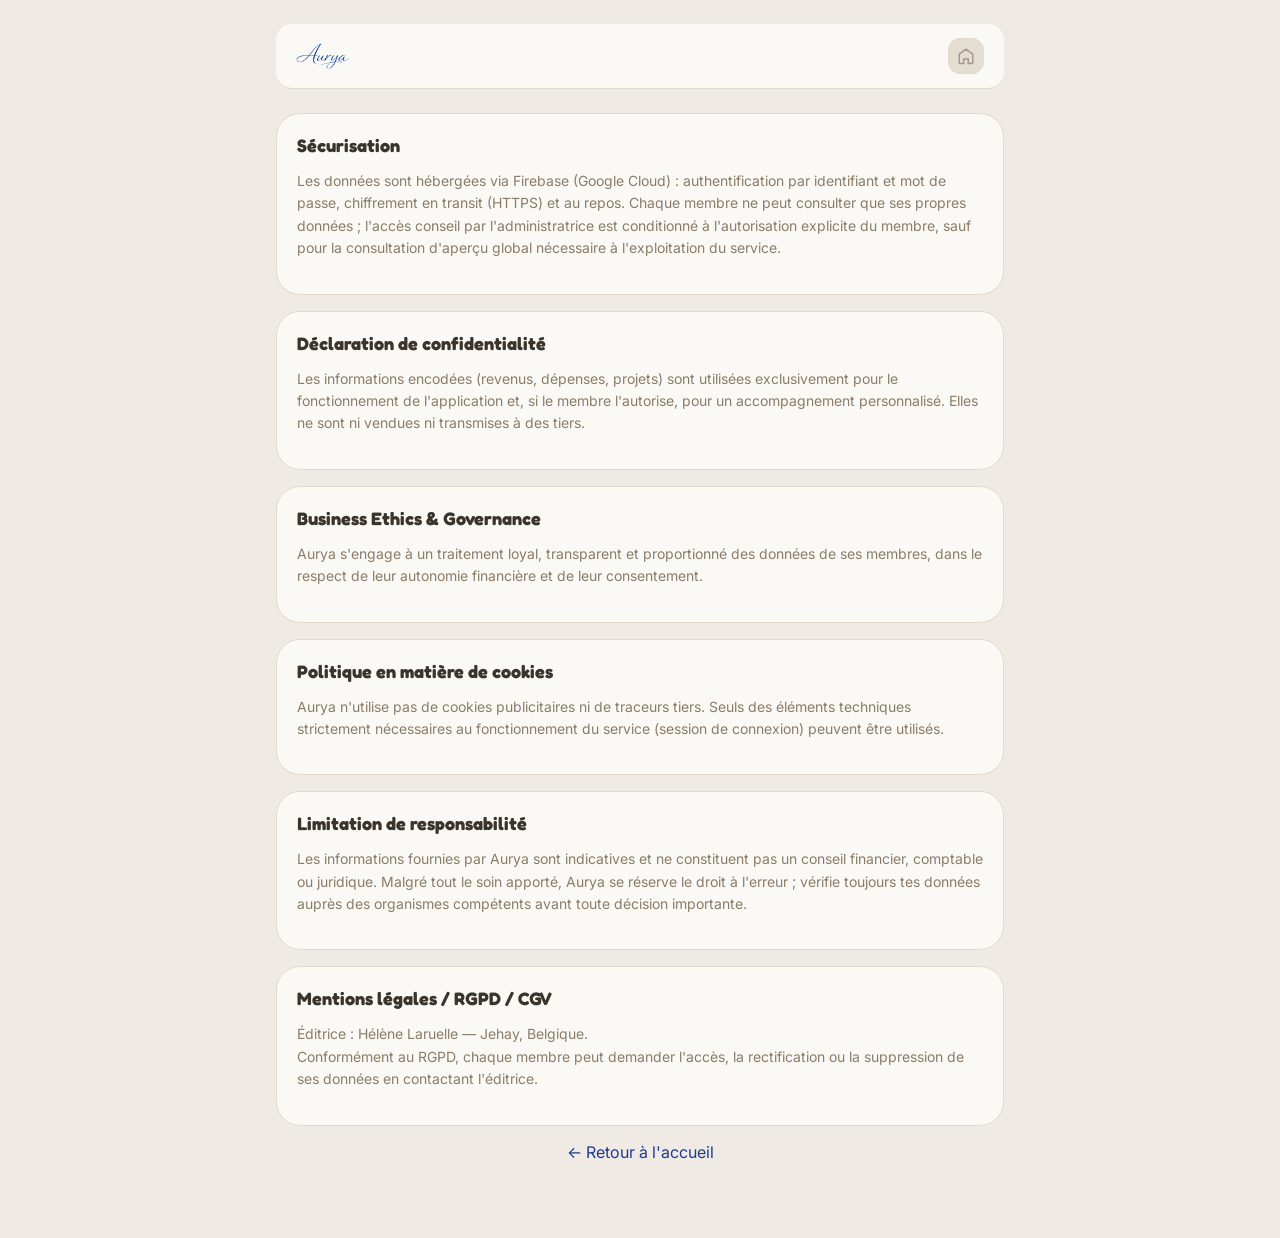
<file: mentions-legales.html>
<!DOCTYPE html>
<html lang="fr">
<head>
<meta charset="UTF-8" />
<meta name="viewport" content="width=device-width, initial-scale=1.0" />
<title>Aurya — Mentions légales</title>
<link rel="preconnect" href="https://fonts.googleapis.com">
<link rel="preconnect" href="https://fonts.gstatic.com" crossorigin>
<link rel="preconnect" href="https://www.gstatic.com" crossorigin>
<link href="https://fonts.googleapis.com/css2?family=Fredoka:wght@400;500;600;700&family=Inter:wght@400;500;600;700;800&display=swap" rel="stylesheet">
<link rel="stylesheet" href="assets/style.css" />
<script src="assets/aurya-shared.js"></script>
</head>
<body>
  <div class="wrap" style="max-width:760px;margin:0 auto;padding:24px 16px 60px;">
    <div class="app-header" style="margin-bottom:24px;border-radius:16px;">
      <div class="brand"><img id="logo" style="height:26px;" alt="Aurya" /></div>
      <a href="index.html" class="home-icon-btn" title="Accueil du site" id="home-icon"></a>
    </div>

    <section id="securisation" class="card" style="margin-bottom:16px;">
      <h2 class="display" style="font-size:18px;">Sécurisation</h2>
      <p class="muted" style="font-size:14px;line-height:1.6;">Les données sont hébergées via Firebase (Google Cloud) : authentification par identifiant et mot de passe, chiffrement en transit (HTTPS) et au repos. Chaque membre ne peut consulter que ses propres données ; l'accès conseil par l'administratrice est conditionné à l'autorisation explicite du membre, sauf pour la consultation d'aperçu global nécessaire à l'exploitation du service.</p>
    </section>

    <section id="confidentialite" class="card" style="margin-bottom:16px;">
      <h2 class="display" style="font-size:18px;">Déclaration de confidentialité</h2>
      <p class="muted" style="font-size:14px;line-height:1.6;">Les informations encodées (revenus, dépenses, projets) sont utilisées exclusivement pour le fonctionnement de l'application et, si le membre l'autorise, pour un accompagnement personnalisé. Elles ne sont ni vendues ni transmises à des tiers.</p>
    </section>

    <section id="ethique" class="card" style="margin-bottom:16px;">
      <h2 class="display" style="font-size:18px;">Business Ethics &amp; Governance</h2>
      <p class="muted" style="font-size:14px;line-height:1.6;">Aurya s'engage à un traitement loyal, transparent et proportionné des données de ses membres, dans le respect de leur autonomie financière et de leur consentement.</p>
    </section>

    <section id="cookies" class="card" style="margin-bottom:16px;">
      <h2 class="display" style="font-size:18px;">Politique en matière de cookies</h2>
      <p class="muted" style="font-size:14px;line-height:1.6;">Aurya n'utilise pas de cookies publicitaires ni de traceurs tiers. Seuls des éléments techniques strictement nécessaires au fonctionnement du service (session de connexion) peuvent être utilisés.</p>
    </section>

    <section id="responsabilite" class="card" style="margin-bottom:16px;">
      <h2 class="display" style="font-size:18px;">Limitation de responsabilité</h2>
      <p class="muted" style="font-size:14px;line-height:1.6;">Les informations fournies par Aurya sont indicatives et ne constituent pas un conseil financier, comptable ou juridique. Malgré tout le soin apporté, Aurya se réserve le droit à l'erreur ; vérifie toujours tes données auprès des organismes compétents avant toute décision importante.</p>
    </section>

    <section id="mentions" class="card" style="margin-bottom:16px;">
      <h2 class="display" style="font-size:18px;">Mentions légales / RGPD / CGV</h2>
      <p class="muted" style="font-size:14px;line-height:1.6;">Éditrice : Hélène Laruelle — Jehay, Belgique.<br/>Conformément au RGPD, chaque membre peut demander l'accès, la rectification ou la suppression de ses données en contactant l'éditrice.</p>
    </section>

    <p style="text-align:center;"><a href="index.html">← Retour à l'accueil</a></p>
  </div>
<script>
document.getElementById("logo").src = LOGO_WORDMARK;
document.getElementById("home-icon").innerHTML = ICONS.home;
</script>
</body>
</html>
</file>
<file: assets/style.css>
:root{
    --bg:#EFEAE3; --bg-deep:#E4DDD2; --card:#FBF9F5; --card-light:#F5F0E8; --card-lighter:#E3D9C8;
    --gold:#B89A6A; --gold-soft:#CBB78E; --gold-dim:#9A8258;
    --royal:#1F3A93; --royal-soft:#3E5AB5; --royal-dim:#16296B;
    --green:#8FC6B8; --cream:#3A342C; --muted:#8A7C68; --muted-dark:#A79A85;
    --coral:#B5432E; --coral-soft:#C97158;
  }
  *{box-sizing:border-box;}
  body{margin:0;background:var(--bg);color:var(--cream);font-family:'Inter',sans-serif;}
  .display{font-family:'Fredoka',sans-serif;}
  .wrap{max-width:760px;margin:0 auto;padding:24px 16px 110px;}
  .card-narrow{max-width:380px;}
  @media (min-width:900px){
    .wrap{max-width:980px;}
    .card-narrow{max-width:480px;}
    .field input, .field select, .field textarea{font-size:15px;}
  }
  @media (min-width:1200px){
    .wrap{max-width:1120px;}
  }
  .topbar{display:flex;align-items:center;gap:10px;margin-bottom:24px;}
  .topbar .logo{font-size:26px;}
  .topbar .name{font-family:'Fredoka';color:var(--gold-soft);font-weight:600;font-size:22px;}
  .card{background:var(--card);border:1px solid var(--card-lighter);border-radius:24px;padding:20px;margin-bottom:20px;}
  .card.dashed{border:1px dashed var(--gold);}
  .grid3{display:grid;grid-template-columns:1fr;gap:16px;}
  @media(min-width:640px){.grid3{grid-template-columns:1fr 1fr 1fr;}}
  .grid2{display:grid;grid-template-columns:1fr;gap:16px;}
  @media(min-width:640px){.grid2{grid-template-columns:1fr 1fr;}}
  h1,h2,h3{margin:0;}
  .muted{color:var(--muted);}
  .muted-dark{color:var(--muted-dark);}
  .row{display:flex;align-items:center;gap:8px;}
  .between{display:flex;align-items:center;justify-content:space-between;gap:12px;flex-wrap:wrap;}
  .btn{border:none;cursor:pointer;font-family:'Inter';font-weight:600;border-radius:16px;padding:10px 16px;display:inline-flex;align-items:center;gap:8px;justify-content:center;transition:transform .1s;}
  .btn:active{transform:scale(0.96);}
  .btn:disabled{opacity:.5;cursor:not-allowed;}
  .btn-primary{background:var(--royal);color:var(--card);}
  .btn-ghost{background:transparent;color:var(--cream);border:1px solid var(--card-lighter);}
  .field{display:flex;flex-direction:column;gap:6px;font-size:14px;color:var(--muted);margin-bottom:2px;}
  .field span{font-weight:500;}
  input,select{background:var(--bg-deep);border:1px solid var(--card-lighter);color:var(--cream);font-family:'Inter';border-radius:12px;padding:10px 12px;font-size:14px;width:100%;outline:none;}
  input:focus,select:focus{border-color:var(--gold);}
  .pill{display:inline-flex;align-items:center;gap:4px;padding:4px 10px;border-radius:999px;font-size:12px;font-weight:600;}
  .pill-green{background:rgba(111,207,151,0.15);color:var(--green);}
  .pill-coral{background:rgba(233,106,86,0.15);color:var(--coral-soft);}
  .stat-value{font-family:'Fredoka';font-weight:600;font-size:26px;color:var(--cream);}
  .divider{border-top:1px solid var(--card-lighter);}
  .list-row{display:flex;justify-content:space-between;align-items:center;padding:10px 0;border-top:1px solid var(--card-lighter);}
  .icon-btn{background:none;border:none;color:var(--muted-dark);cursor:pointer;padding:6px;}
  .icon-btn svg{width:18px;height:18px;display:block;}
  .progress-track{width:100%;height:12px;border-radius:999px;background:var(--bg-deep);overflow:hidden;margin:12px 0;}
  .progress-fill{height:100%;border-radius:999px;background:linear-gradient(90deg,var(--royal-dim),var(--royal));transition:width .3s;}
  table{width:100%;border-collapse:collapse;font-size:14px;display:block;overflow-x:auto;}
  th{text-align:left;color:var(--muted);font-weight:600;padding:8px 12px 8px 0;}
  td{padding:8px 12px 8px 0;border-top:1px solid var(--card-lighter);}
  .type-toggle{display:flex;gap:8px;}
  .type-toggle button{flex:1;padding:10px;border-radius:12px;border:none;cursor:pointer;font-weight:600;font-size:14px;font-family:'Inter';}
  .bottomnav{position:fixed;bottom:0;left:0;right:0;display:flex;justify-content:center;padding:12px;}
  .bottomnav nav{display:flex;gap:4px;background:var(--card);border:1px solid var(--card-lighter);border-radius:20px;padding:6px;max-width:420px;width:100%;}
  .navbtn{flex:1;display:flex;flex-direction:column;align-items:center;gap:2px;padding:8px 6px;border-radius:14px;border:none;background:transparent;color:var(--muted);font-family:'Inter';font-size:11px;font-weight:600;cursor:pointer;}
  .navbtn.active{background:var(--royal);color:var(--card);}
  .navbtn svg{width:18px;height:18px;}
  .banner-purple{background:linear-gradient(135deg,#6B4A9C,#8A5FBF);border:none;}
  .center-screen{min-height:100vh;display:flex;align-items:center;justify-content:center;padding:24px;}
  .onboard-box{max-width:420px;width:100%;}
  .form-actions{display:flex;gap:8px;margin-top:4px;}
  .chart-wrap{width:100%;height:280px;}
  .chip-group{margin-bottom:14px;}
  .chip-group-title{font-size:12px;font-weight:700;color:var(--muted);text-transform:uppercase;letter-spacing:.03em;margin-bottom:8px;}
  .chips{display:flex;flex-wrap:wrap;gap:8px;}
  .chip{display:inline-flex;align-items:center;gap:5px;background:var(--bg-deep);border:1px solid var(--card-lighter);color:var(--cream);border-radius:999px;padding:6px 12px;font-size:13px;font-family:'Inter';cursor:pointer;}
  .chip-selected{background:var(--royal);border-color:var(--royal);color:var(--card);}
  .chip:hover{border-color:var(--gold);color:var(--gold-soft);}
  .chip svg{opacity:.8;}
  .suggestions-toggle{font-size:13px;color:var(--gold-soft);background:none;border:none;cursor:pointer;font-family:'Inter';font-weight:600;padding:0;margin-bottom:14px;text-decoration:underline;}

/* ============ Ajouts multi-pages (index, connexion, app, admin) ============ */
*{box-sizing:border-box;}
svg{width:20px;height:20px;display:inline-block;vertical-align:middle;flex-shrink:0;}
body{margin:0;background:var(--bg);color:var(--cream);font-family:'Inter',sans-serif;}
.display{font-family:'Fredoka',sans-serif;}
a{color:var(--royal);text-decoration:none;}

/* --- Header commun espaces connectés --- */
.app-header{display:flex;align-items:center;justify-content:space-between;padding:14px 20px;background:var(--card);border-bottom:1px solid var(--card-lighter);}
.app-header .brand{display:flex;flex-direction:column;align-items:flex-start;gap:2px;}
.app-header .brand img{height:40px;width:auto;display:block;}
.app-header .brand-slogan{font-family:'Fredoka';font-size:11px;font-weight:600;color:var(--royal-dim, var(--royal));white-space:nowrap;}
.app-header .status-row{display:flex;align-items:center;gap:8px;font-size:11px;color:var(--muted-dark);margin-top:2px;}

.site-topbar{position:fixed;top:0;left:0;right:0;z-index:1000;display:flex;align-items:center;justify-content:space-between;gap:18px;padding:10px 24px;background:var(--bg-deep);border-bottom:1px solid var(--card-lighter);}
.site-topbar .topbar-logo{display:flex;flex-direction:column;align-items:flex-start;line-height:1;text-decoration:none;gap:2px;flex-shrink:0;min-width:0;}
.site-topbar .topbar-logo img{height:48px;width:auto;max-width:100%;display:block;}
.site-topbar .topbar-slogan{font-family:'Fredoka';font-size:11px;font-weight:600;color:var(--royal-dim, var(--royal));letter-spacing:.2px;white-space:nowrap;padding-left:2px;}
.site-topbar .topbar-menu{display:flex;align-items:center;gap:18px;flex-wrap:wrap;justify-content:flex-end;flex:1;margin-left:18px;}
.site-topbar nav{display:flex;align-items:center;gap:2px;flex-wrap:wrap;}
.site-topbar nav a{color:var(--muted);text-decoration:none;font-size:13px;font-weight:600;padding:8px 12px;border-radius:10px;transition:background .15s,color .15s;white-space:nowrap;}
.site-topbar nav a:hover{background:var(--card-light);color:var(--cream);}
.site-topbar nav a.active{color:var(--gold);background:var(--card-light);}
.site-topbar .topbar-auth{display:flex;gap:8px;flex-wrap:wrap;}
.site-topbar .topbar-auth .btn{padding:8px 14px;font-size:13px;}
.topbar-burger{display:none;background:none;border:1px solid var(--card-lighter);border-radius:10px;width:40px;height:36px;font-size:18px;line-height:1;color:var(--cream);cursor:pointer;flex-shrink:0;}
.topbar-spacer{height:74px;}
@media (max-width:820px){
  .site-topbar{padding:10px 14px;}
  .site-topbar .topbar-logo img{height:34px;}
  .site-topbar .topbar-slogan{font-size:10px;}
  .topbar-burger{display:block;}
  .site-topbar .topbar-menu{display:none;position:absolute;top:100%;left:0;right:0;background:var(--bg-deep);border-bottom:1px solid var(--card-lighter);flex-direction:column;align-items:stretch;padding:10px 14px 16px;margin:0;gap:10px;box-shadow:0 8px 16px rgba(0,0,0,0.15);}
  .site-topbar.menu-open .topbar-menu{display:flex;}
  .site-topbar .topbar-menu nav{flex-direction:column;gap:4px;}
  .site-topbar .topbar-menu nav a{width:100%;text-align:center;padding:10px;}
  .site-topbar .topbar-menu .topbar-auth{flex-direction:column;}
  .site-topbar .topbar-menu .topbar-auth .btn{width:100%;text-align:center;justify-content:center;}
  .topbar-spacer{height:58px;}
}
.status-badge{background:rgba(31,58,147,0.1);color:var(--royal);padding:2px 8px;border-radius:999px;font-weight:700;letter-spacing:.02em;}
.version-tag{color:var(--muted-dark);}
.home-icon-btn{border:1px solid var(--card-lighter);border-radius:12px;padding:8px;background:var(--bg-deep);color:var(--muted-dark);cursor:pointer;display:flex;}
.home-icon-btn svg{width:18px;height:18px;}

/* --- Pied de page légal commun --- */
.legal-footer{margin-top:40px;padding:24px 20px;border-top:1px solid var(--card-lighter);text-align:center;background:var(--card);}
.legal-links{font-size:11px;color:var(--muted-dark);margin-bottom:10px;}
.legal-links a{color:var(--muted-dark);}
.legal-links .legal-item{white-space:nowrap;}
.legal-links span.sep{margin:0 6px;opacity:.5;}
.copyright-block p{font-size:11px;color:var(--muted-dark);margin:2px 0;line-height:1.5;}
.hl-badge-wrap{position:fixed;right:14px;bottom:14px;opacity:.85;z-index:20;}
.hl-badge-wrap:hover{opacity:1;}

/* --- Landing (index.html) --- */
.hero{min-height:70vh;display:flex;flex-direction:column;align-items:center;justify-content:center;text-align:center;padding:40px 20px;background:radial-gradient(circle at 30% 20%, var(--card-light), var(--bg-deep) 70%);}
.hero img.wordmark{height:76px;margin-bottom:18px;}
.hero .slogan{font-family:'Fredoka';color:var(--royal);font-weight:600;font-size:20px;margin-bottom:14px;}
.hero .pitch{max-width:560px;color:var(--muted);font-size:15px;line-height:1.6;margin-bottom:26px;}
.hero-cta{display:flex;gap:12px;flex-wrap:wrap;justify-content:center;}
.features{max-width:900px;margin:0 auto;padding:40px 20px;display:grid;grid-template-columns:1fr;gap:20px;}

.story-grid{display:grid;grid-template-columns:1fr 1fr;gap:20px;align-items:start;}
.story-block{text-align:center;}
.story-visual{display:block;margin:0 auto;}
.story-visual-logo{max-width:220px;width:100%;height:auto;}
.story-visual-photo{width:140px;height:140px;border-radius:50%;object-fit:cover;border:3px solid var(--card-lighter);}
.story-block h1, .story-block h2{text-align:center;}
.story-block #histoire-content, .story-block #apropos-content{text-align:left;}
@media (max-width:760px){
  .story-grid{grid-template-columns:1fr;}
}
@media(min-width:720px){.features{grid-template-columns:1fr 1fr 1fr;}}
.feature-card{background:var(--card);border:1px solid var(--card-lighter);border-radius:20px;padding:22px;text-align:left;}
.feature-card .feature-icon{width:44px;height:44px;border-radius:50%;background:rgba(184,154,106,0.12);border:1px solid rgba(184,154,106,0.25);display:flex;align-items:center;justify-content:center;margin-bottom:14px;}
.feature-card .feature-icon svg{width:20px;height:20px;color:var(--gold-dim);}
.feature-card h3{font-family:'Fredoka';font-size:16px;margin:0 0 6px;}
.feature-card p{font-size:13px;color:var(--muted);margin:0;line-height:1.5;}

/* --- Auth (connexion.html) --- */
.auth-box{max-width:420px;margin:0 auto;padding:40px 16px;}
.pwd-field{position:relative;}
.pwd-field input{padding-right:38px;}
.pwd-toggle{position:absolute;right:10px;top:50%;transform:translateY(-50%);background:none;border:none;cursor:pointer;color:var(--muted-dark);padding:2px;}
.pwd-toggle svg{width:18px;height:18px;}
.divider-row{display:flex;align-items:center;gap:10px;margin:22px 0;color:var(--muted-dark);font-size:12px;}
.divider-row hr{flex:1;border:none;border-top:1px solid var(--card-lighter);}
.required-note{font-size:11px;color:var(--muted-dark);margin-top:8px;}
.required-star{color:var(--coral);}

/* --- Admin --- */
.admin-tabs{display:flex;gap:2px;flex-wrap:wrap;margin-bottom:24px;border-bottom:1px solid var(--card-lighter);}
.admin-tab-btn{display:inline-flex;align-items:center;gap:7px;padding:11px 16px;border:none;border-bottom:2px solid transparent;background:transparent;color:var(--muted-dark);font-family:'Inter';font-size:13px;font-weight:600;cursor:pointer;margin-bottom:-1px;transition:color .15s,border-color .15s;}
.admin-tab-btn svg{width:15px;height:15px;}
.admin-tab-btn:hover{color:var(--cream);}
.admin-tab-btn.active{color:var(--royal);border-bottom-color:var(--royal);}
.member-row{display:flex;justify-content:space-between;align-items:center;padding:12px;border-radius:14px;background:var(--card);border:1px solid var(--card-lighter);margin-bottom:8px;cursor:pointer;}
.member-row:hover{border-color:var(--royal);}
.consent-yes{color:var(--green);}
.consent-no{color:var(--coral-soft);}

/* --- Chat --- */
.chat-thread{display:flex;flex-direction:column;gap:8px;max-height:360px;overflow-y:auto;padding:12px;background:var(--bg-deep);border-radius:16px;margin-bottom:12px;}
.chat-msg{max-width:75%;padding:8px 12px;border-radius:14px;font-size:13px;line-height:1.4;}
.chat-msg.from-user{align-self:flex-start;background:var(--card);border:1px solid var(--card-lighter);}
.chat-msg.from-admin{align-self:flex-end;background:var(--royal);color:var(--card);}
.chat-msg .meta{font-size:10px;opacity:.6;margin-top:3px;}
.chat-input-row{display:flex;gap:8px;}
.chat-input-row input{flex:1;}
</file>
